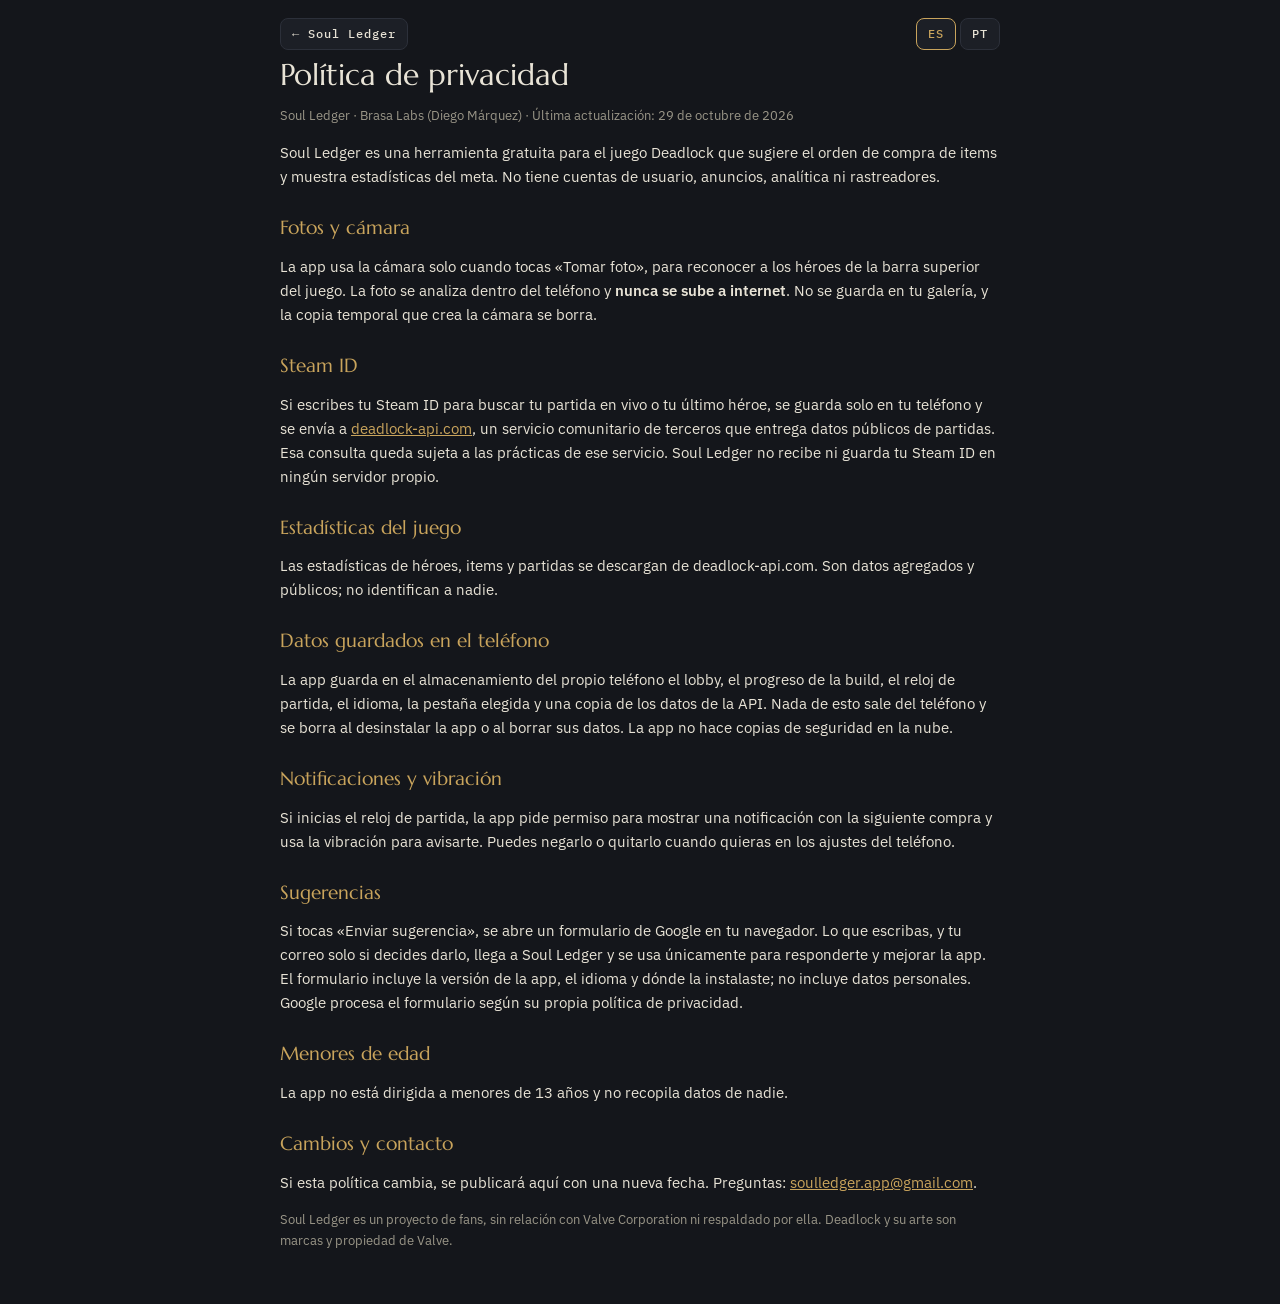
<file: privacy.html>
<!doctype html>
<html lang="es">
<head>
<meta charset="utf-8">
<meta name="viewport" content="width=device-width,initial-scale=1,viewport-fit=cover">
<meta name="theme-color" content="#14161b">
<title>Privacidad · Soul Ledger</title>
<meta http-equiv="Content-Security-Policy" content="default-src 'self'; script-src 'self' 'unsafe-inline'; style-src 'self' 'unsafe-inline'; font-src 'self'; img-src 'self'; connect-src 'none'; object-src 'none'; frame-src 'none'; base-uri 'none'; form-action 'none'">
<meta name="referrer" content="no-referrer">
<link rel="stylesheet" href="fonts/fonts.css">
<style>
  :root{--bg:#14161b;--panel:#1c1f26;--line:#2c303a;--fg:#e8e3d6;--muted:#9a9688;--brass:#c9a45c;color-scheme:dark}
  *{box-sizing:border-box}
  html,body{margin:0}
  body{background:var(--bg);color:var(--fg);font:15px/1.6 "IBM Plex Sans",system-ui,sans-serif;
    padding:calc(env(safe-area-inset-top,0px) + 18px) max(16px,env(safe-area-inset-right,0px)) calc(env(safe-area-inset-bottom,0px) + 40px) max(16px,env(safe-area-inset-left,0px))}
  main{max-width:720px;margin:0 auto}
  h1{font:400 30px/1.15 "Marcellus",Georgia,serif;margin:8px 0 4px}
  h2{font:400 19px/1.3 "Marcellus",Georgia,serif;margin:26px 0 6px;color:var(--brass)}
  p,li{color:var(--fg)} ul{padding-left:20px}
  .muted{color:var(--muted);font-size:13px}
  a{color:var(--brass)}
  .top{display:flex;justify-content:space-between;align-items:center;gap:8px}
  .lang{display:flex;gap:4px}
  button,.back{font:500 12px/1 "IBM Plex Mono",monospace;letter-spacing:.08em;color:var(--fg);background:var(--panel);border:1px solid var(--line);border-radius:8px;padding:9px 11px;cursor:pointer;text-decoration:none}
  button[aria-pressed="true"]{border-color:var(--brass);color:var(--brass)}
  [hidden]{display:none!important}
</style>
</head>
<body>
<main>
  <div class="top">
    <a class="back" href="index.html" id="back">← Soul Ledger</a>
    <div class="lang" role="group" aria-label="Idioma / Idioma">
      <button type="button" data-lang="es" aria-pressed="true">ES</button>
      <button type="button" data-lang="pt" aria-pressed="false">PT</button>
    </div>
  </div>

  <article lang="es" data-lang="es">
    <h1>Política de privacidad</h1>
    <p class="muted">Soul Ledger · Brasa Labs (Diego Márquez) · Última actualización: 29 de octubre de 2026</p>
    <p>Soul Ledger es una herramienta gratuita para el juego Deadlock que sugiere el orden de compra de items y muestra estadísticas del meta. No tiene cuentas de usuario, anuncios, analítica ni rastreadores.</p>

    <h2>Fotos y cámara</h2>
    <p>La app usa la cámara solo cuando tocas «Tomar foto», para reconocer a los héroes de la barra superior del juego. La foto se analiza dentro del teléfono y <b>nunca se sube a internet</b>. No se guarda en tu galería, y la copia temporal que crea la cámara se borra.</p>

    <h2>Steam ID</h2>
    <p>Si escribes tu Steam ID para buscar tu partida en vivo o tu último héroe, se guarda solo en tu teléfono y se envía a <a href="https://deadlock-api.com" rel="noopener">deadlock-api.com</a>, un servicio comunitario de terceros que entrega datos públicos de partidas. Esa consulta queda sujeta a las prácticas de ese servicio. Soul Ledger no recibe ni guarda tu Steam ID en ningún servidor propio.</p>

    <h2>Estadísticas del juego</h2>
    <p>Las estadísticas de héroes, items y partidas se descargan de deadlock-api.com. Son datos agregados y públicos; no identifican a nadie.</p>

    <h2>Datos guardados en el teléfono</h2>
    <p>La app guarda en el almacenamiento del propio teléfono el lobby, el progreso de la build, el reloj de partida, el idioma, la pestaña elegida y una copia de los datos de la API. Nada de esto sale del teléfono y se borra al desinstalar la app o al borrar sus datos. La app no hace copias de seguridad en la nube.</p>

    <h2>Notificaciones y vibración</h2>
    <p>Si inicias el reloj de partida, la app pide permiso para mostrar una notificación con la siguiente compra y usa la vibración para avisarte. Puedes negarlo o quitarlo cuando quieras en los ajustes del teléfono.</p>

    <h2>Sugerencias</h2>
    <p>Si tocas «Enviar sugerencia», se abre un formulario de Google en tu navegador. Lo que escribas, y tu correo solo si decides darlo, llega a Soul Ledger y se usa únicamente para responderte y mejorar la app. El formulario incluye la versión de la app, el idioma y dónde la instalaste; no incluye datos personales. Google procesa el formulario según su propia política de privacidad.</p>

    <h2>Menores de edad</h2>
    <p>La app no está dirigida a menores de 13 años y no recopila datos de nadie.</p>

    <h2>Cambios y contacto</h2>
    <p>Si esta política cambia, se publicará aquí con una nueva fecha. Preguntas: <a href="mailto:soulledger.app@gmail.com">soulledger.app@gmail.com</a>.</p>
    <p class="muted">Soul Ledger es un proyecto de fans, sin relación con Valve Corporation ni respaldado por ella. Deadlock y su arte son marcas y propiedad de Valve.</p>
  </article>

  <article lang="pt-BR" data-lang="pt" hidden>
    <h1>Política de privacidade</h1>
    <p class="muted">Soul Ledger · Brasa Labs (Diego Márquez) · Última atualização: 29 de outubro de 2026</p>
    <p>O Soul Ledger é uma ferramenta gratuita para o jogo Deadlock que sugere a ordem de compra de itens e mostra estatísticas do meta. Não tem contas de usuário, anúncios, análise de uso nem rastreadores.</p>

    <h2>Fotos e câmera</h2>
    <p>O app usa a câmera só quando você toca em «Tirar foto», para reconhecer os heróis da barra superior do jogo. A foto é analisada dentro do celular e <b>nunca é enviada para a internet</b>. Ela não é salva na sua galeria, e a cópia temporária criada pela câmera é apagada.</p>

    <h2>Steam ID</h2>
    <p>Se você digitar seu Steam ID para buscar sua partida ao vivo ou seu último herói, ele fica salvo só no seu celular e é enviado ao <a href="https://deadlock-api.com" rel="noopener">deadlock-api.com</a>, um serviço comunitário de terceiros que fornece dados públicos de partidas. Essa consulta segue as práticas desse serviço. O Soul Ledger não recebe nem guarda seu Steam ID em nenhum servidor próprio.</p>

    <h2>Estatísticas do jogo</h2>
    <p>As estatísticas de heróis, itens e partidas são baixadas do deadlock-api.com. São dados agregados e públicos; não identificam ninguém.</p>

    <h2>Dados salvos no celular</h2>
    <p>O app salva no armazenamento do próprio celular o lobby, o progresso da build, o relógio da partida, o idioma, a aba escolhida e uma cópia dos dados da API. Nada disso sai do celular, e tudo é apagado ao desinstalar o app ou limpar os dados dele. O app não faz backup na nuvem.</p>

    <h2>Notificações e vibração</h2>
    <p>Se você iniciar o relógio da partida, o app pede permissão para mostrar uma notificação com a próxima compra e usa a vibração para avisar você. Você pode negar ou remover a permissão quando quiser nas configurações do celular.</p>

    <h2>Sugestões</h2>
    <p>Se você tocar em «Enviar sugestão», um formulário do Google abre no seu navegador. O que você escrever, e seu e-mail só se você quiser informá-lo, chega ao Soul Ledger e é usado apenas para responder a você e melhorar o app. O formulário inclui a versão do app, o idioma e onde ele foi instalado; não inclui dados pessoais. O Google processa o formulário de acordo com a política de privacidade dele.</p>

    <h2>Menores de idade</h2>
    <p>O app não é direcionado a menores de 13 anos e não coleta dados de ninguém.</p>

    <h2>Mudanças e contato</h2>
    <p>Se esta política mudar, a nova versão será publicada aqui com uma nova data. Dúvidas: <a href="mailto:soulledger.app@gmail.com">soulledger.app@gmail.com</a>.</p>
    <p class="muted">O Soul Ledger é um projeto de fãs, sem relação com a Valve Corporation nem endossado por ela. Deadlock e sua arte são marcas e propriedade da Valve.</p>
  </article>
</main>
<script>
  // mismo idioma que la app (dl_lang); si no hay, el del sistema
  let lang = "es";
  try{ lang = localStorage.getItem("dl_lang") || (/^pt/i.test(navigator.language) ? "pt" : "es"); }catch(e){}
  const set = l => {
    document.documentElement.lang = l === "pt" ? "pt-BR" : "es";
    for(const a of document.querySelectorAll("article")) a.hidden = a.dataset.lang !== l;
    for(const b of document.querySelectorAll(".lang button")) b.setAttribute("aria-pressed", String(b.dataset.lang === l));
    document.title = l === "pt" ? "Privacidade · Soul Ledger" : "Privacidad · Soul Ledger";
  };
  for(const b of document.querySelectorAll(".lang button")) b.onclick = () => set(b.dataset.lang);
  set(lang === "pt" ? "pt" : "es");
  // abierta desde la app vuelve atrás; abierta directo (desde la tienda) lleva a la app
  document.getElementById("back").onclick = e => { if(history.length > 1){ e.preventDefault(); history.back(); } };
</script>
</body>
</html>
</file>
<file: fonts/fonts.css>
/* Generado por scripts/vendor-fonts.mjs. Fuentes bajo SIL OFL 1.1. */
/* latin-ext */
@font-face {
  font-family: 'IBM Plex Mono';
  font-style: normal;
  font-weight: 500;
  font-display: swap;
  src: url(IBMPlexMono-500-latin-ext.woff2) format('woff2');
  unicode-range: U+0100-02BA, U+02BD-02C5, U+02C7-02CC, U+02CE-02D7, U+02DD-02FF, U+0304, U+0308, U+0329, U+1D00-1DBF, U+1E00-1E9F, U+1EF2-1EFF, U+2020, U+20A0-20AB, U+20AD-20C4, U+2113, U+2C60-2C7F, U+A720-A7FF;
}
/* latin */
@font-face {
  font-family: 'IBM Plex Mono';
  font-style: normal;
  font-weight: 500;
  font-display: swap;
  src: url(IBMPlexMono-500-latin.woff2) format('woff2');
  unicode-range: U+0000-00FF, U+0131, U+0152-0153, U+02BB-02BC, U+02C6, U+02DA, U+02DC, U+0304, U+0308, U+0329, U+2000-206F, U+20AC, U+2122, U+2191, U+2193, U+2212, U+2215, U+FEFF, U+FFFD;
}
/* greek */
@font-face {
  font-family: 'IBM Plex Sans';
  font-style: normal;
  font-weight: 400;
  font-stretch: 100%;
  font-display: swap;
  src: url(IBMPlexSans-400-greek.woff2) format('woff2');
  unicode-range: U+0370-0377, U+037A-037F, U+0384-038A, U+038C, U+038E-03A1, U+03A3-03FF;
}
/* latin-ext */
@font-face {
  font-family: 'IBM Plex Sans';
  font-style: normal;
  font-weight: 400;
  font-stretch: 100%;
  font-display: swap;
  src: url(IBMPlexSans-400-latin-ext.woff2) format('woff2');
  unicode-range: U+0100-02BA, U+02BD-02C5, U+02C7-02CC, U+02CE-02D7, U+02DD-02FF, U+0304, U+0308, U+0329, U+1D00-1DBF, U+1E00-1E9F, U+1EF2-1EFF, U+2020, U+20A0-20AB, U+20AD-20C4, U+2113, U+2C60-2C7F, U+A720-A7FF;
}
/* latin */
@font-face {
  font-family: 'IBM Plex Sans';
  font-style: normal;
  font-weight: 400;
  font-stretch: 100%;
  font-display: swap;
  src: url(IBMPlexSans-400-latin.woff2) format('woff2');
  unicode-range: U+0000-00FF, U+0131, U+0152-0153, U+02BB-02BC, U+02C6, U+02DA, U+02DC, U+0304, U+0308, U+0329, U+2000-206F, U+20AC, U+2122, U+2191, U+2193, U+2212, U+2215, U+FEFF, U+FFFD;
}
/* greek */
@font-face {
  font-family: 'IBM Plex Sans';
  font-style: normal;
  font-weight: 500;
  font-stretch: 100%;
  font-display: swap;
  src: url(IBMPlexSans-400-greek.woff2) format('woff2');
  unicode-range: U+0370-0377, U+037A-037F, U+0384-038A, U+038C, U+038E-03A1, U+03A3-03FF;
}
/* latin-ext */
@font-face {
  font-family: 'IBM Plex Sans';
  font-style: normal;
  font-weight: 500;
  font-stretch: 100%;
  font-display: swap;
  src: url(IBMPlexSans-400-latin-ext.woff2) format('woff2');
  unicode-range: U+0100-02BA, U+02BD-02C5, U+02C7-02CC, U+02CE-02D7, U+02DD-02FF, U+0304, U+0308, U+0329, U+1D00-1DBF, U+1E00-1E9F, U+1EF2-1EFF, U+2020, U+20A0-20AB, U+20AD-20C4, U+2113, U+2C60-2C7F, U+A720-A7FF;
}
/* latin */
@font-face {
  font-family: 'IBM Plex Sans';
  font-style: normal;
  font-weight: 500;
  font-stretch: 100%;
  font-display: swap;
  src: url(IBMPlexSans-400-latin.woff2) format('woff2');
  unicode-range: U+0000-00FF, U+0131, U+0152-0153, U+02BB-02BC, U+02C6, U+02DA, U+02DC, U+0304, U+0308, U+0329, U+2000-206F, U+20AC, U+2122, U+2191, U+2193, U+2212, U+2215, U+FEFF, U+FFFD;
}
/* greek */
@font-face {
  font-family: 'IBM Plex Sans';
  font-style: normal;
  font-weight: 600;
  font-stretch: 100%;
  font-display: swap;
  src: url(IBMPlexSans-400-greek.woff2) format('woff2');
  unicode-range: U+0370-0377, U+037A-037F, U+0384-038A, U+038C, U+038E-03A1, U+03A3-03FF;
}
/* latin-ext */
@font-face {
  font-family: 'IBM Plex Sans';
  font-style: normal;
  font-weight: 600;
  font-stretch: 100%;
  font-display: swap;
  src: url(IBMPlexSans-400-latin-ext.woff2) format('woff2');
  unicode-range: U+0100-02BA, U+02BD-02C5, U+02C7-02CC, U+02CE-02D7, U+02DD-02FF, U+0304, U+0308, U+0329, U+1D00-1DBF, U+1E00-1E9F, U+1EF2-1EFF, U+2020, U+20A0-20AB, U+20AD-20C4, U+2113, U+2C60-2C7F, U+A720-A7FF;
}
/* latin */
@font-face {
  font-family: 'IBM Plex Sans';
  font-style: normal;
  font-weight: 600;
  font-stretch: 100%;
  font-display: swap;
  src: url(IBMPlexSans-400-latin.woff2) format('woff2');
  unicode-range: U+0000-00FF, U+0131, U+0152-0153, U+02BB-02BC, U+02C6, U+02DA, U+02DC, U+0304, U+0308, U+0329, U+2000-206F, U+20AC, U+2122, U+2191, U+2193, U+2212, U+2215, U+FEFF, U+FFFD;
}
/* latin-ext */
@font-face {
  font-family: 'Marcellus';
  font-style: normal;
  font-weight: 400;
  font-display: swap;
  src: url(Marcellus-400-latin-ext.woff2) format('woff2');
  unicode-range: U+0100-02BA, U+02BD-02C5, U+02C7-02CC, U+02CE-02D7, U+02DD-02FF, U+0304, U+0308, U+0329, U+1D00-1DBF, U+1E00-1E9F, U+1EF2-1EFF, U+2020, U+20A0-20AB, U+20AD-20C4, U+2113, U+2C60-2C7F, U+A720-A7FF;
}
/* latin */
@font-face {
  font-family: 'Marcellus';
  font-style: normal;
  font-weight: 400;
  font-display: swap;
  src: url(Marcellus-400-latin.woff2) format('woff2');
  unicode-range: U+0000-00FF, U+0131, U+0152-0153, U+02BB-02BC, U+02C6, U+02DA, U+02DC, U+0304, U+0308, U+0329, U+2000-206F, U+20AC, U+2122, U+2191, U+2193, U+2212, U+2215, U+FEFF, U+FFFD;
}
</file>
